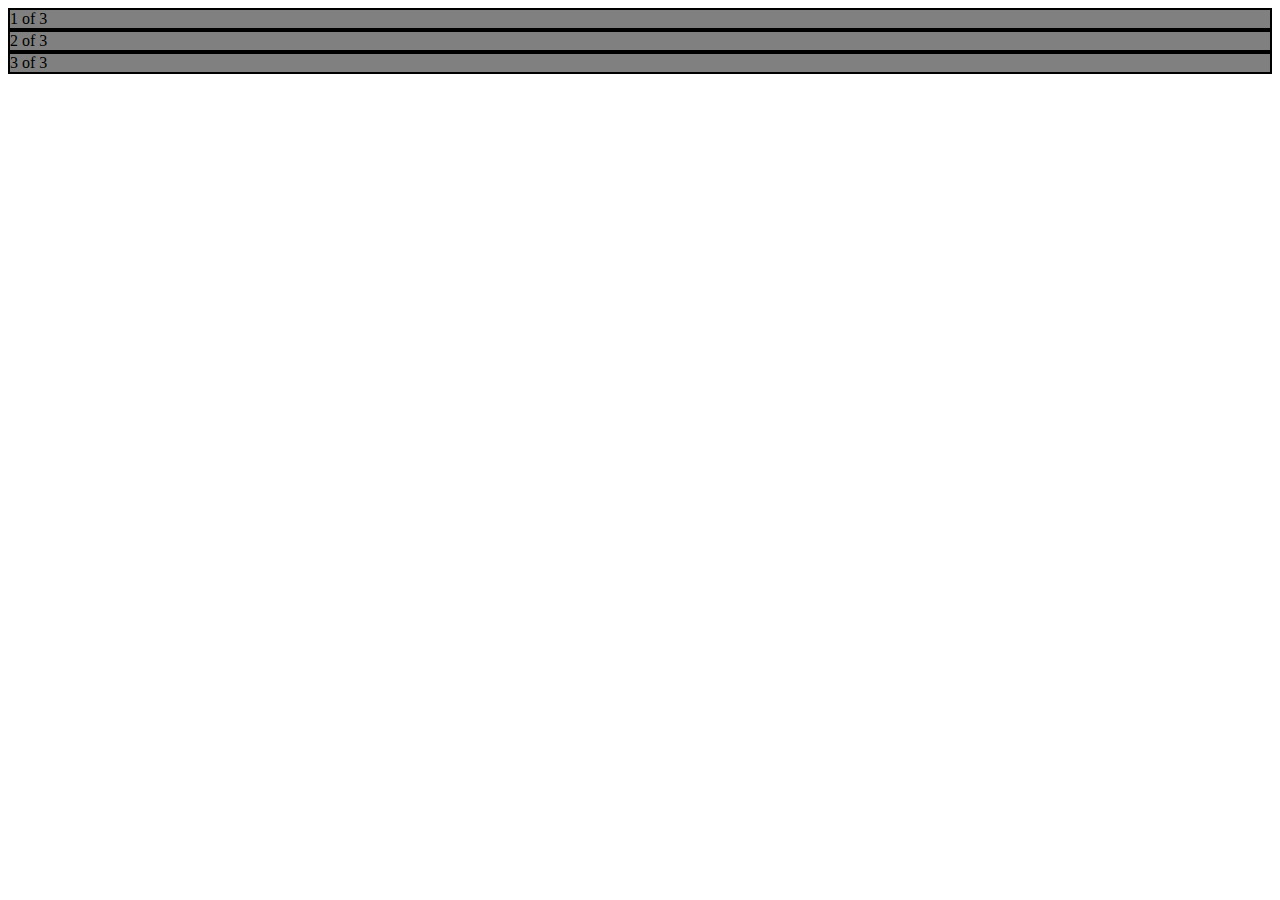
<file: bootstrap/index.html>
<!DOCTYPE html>
<html>
    <head>
        <title></title>
        <link href="https://cdn.jsdelivr.net/npm/bootstrap@5.2.3/dist/css/bootstrap.min.css" rel="stylesheet" integrity="sha384-rbsA2VBKQhggwzxH7pPCaAqO46MgnOM80zW1RWuH61DGLwZJEdK2Kadq2F9CUG65" crossorigin="anonymous">
        <link rel="stylesheet" type="text/css" href="style.css">
    </head>
    <body>

        <div class="container">
            <div class="row">
                <div class="col col-sm-6 col-md-12 col-lg-12">
                    1 of 3
                </div>
                <div class="col col-sm-3 col-md-6 col-lg-12">
                    2 of 3
                </div>
                <div class="col col-sm-3 col-md-6 col-lg-12">
                    3 of 3
                </div>
            </div>
        </div>

        <script src="https://cdn.jsdelivr.net/npm/bootstrap@5.2.3/dist/js/bootstrap.bundle.min.js" integrity="sha384-kenU1KFdBIe4zVF0s0G1M5b4hcpxyD9F7jL+jjXkk+Q2h455rYXK/7HAuoJl+0I4" crossorigin="anonymous"></script>
        <script src="https://cdn.jsdelivr.net/npm/@popperjs/core@2.11.6/dist/umd/popper.min.js" integrity="sha384-oBqDVmMz9ATKxIep9tiCxS/Z9fNfEXiDAYTujMAeBAsjFuCZSmKbSSUnQlmh/jp3" crossorigin="anonymous"></script>
        <script src="https://cdn.jsdelivr.net/npm/bootstrap@5.2.3/dist/js/bootstrap.min.js" integrity="sha384-cuYeSxntonz0PPNlHhBs68uyIAVpIIOZZ5JqeqvYYIcEL727kskC66kF92t6Xl2V" crossorigin="anonymous"></script>
    </body>
</html>
</file>
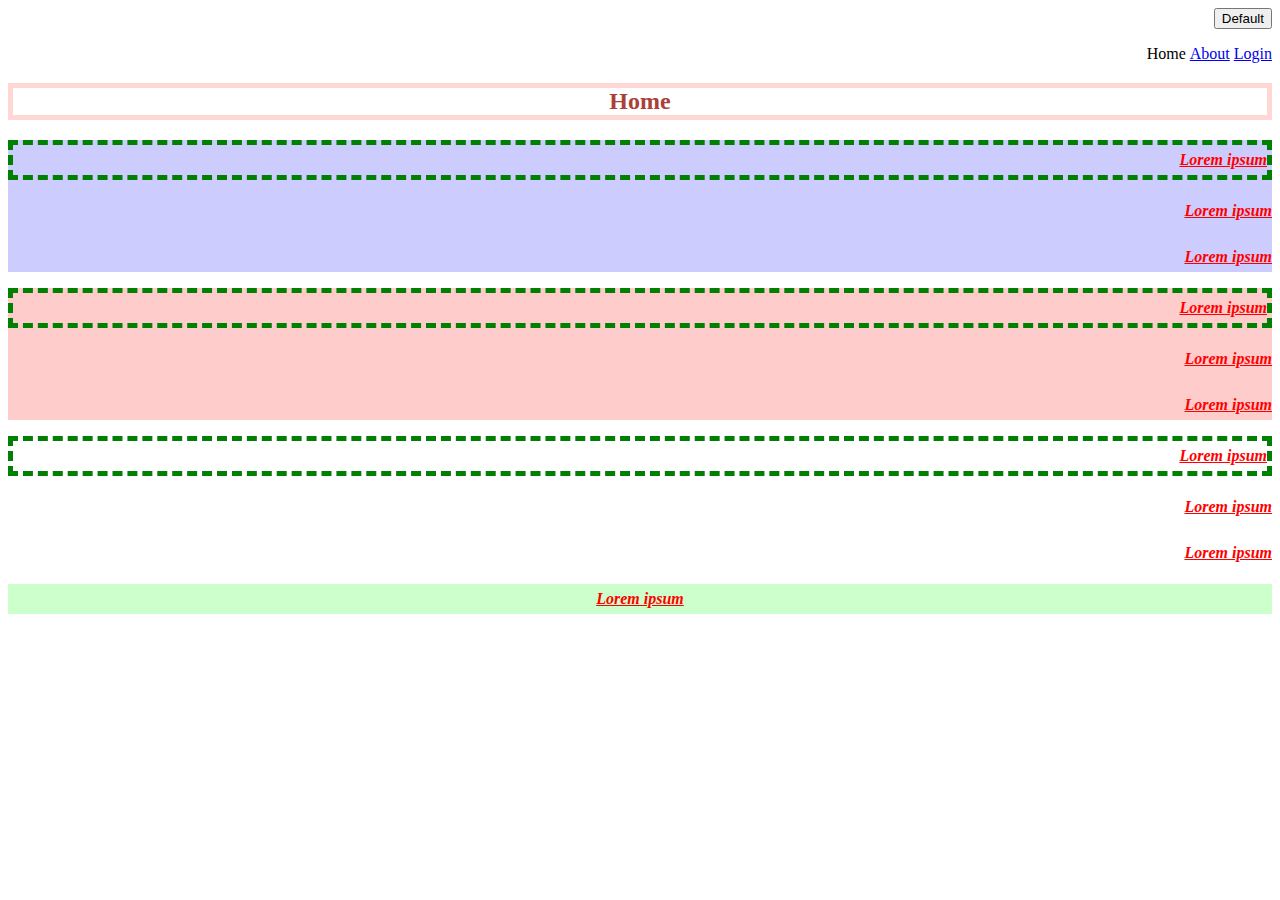
<file: css/index.html>
<!DOCTYPE html>
<html>
<head>
  <title>My first website!</title>
  <!-- rel = relation -->
  <link rel="stylesheet" type="text/css" href="style.css">
</head>
<body>
  <button class="btn btn-primary">Default</button>
  <header>
    <nav>
      <ul>
        <li>Home</li>
        <li><a href="about.html">About</a></li>
        <li><a href="login.html">Login</a></li>
      </ul>
    </nav>
  </header>
  <section>
    <h2>Home</h2>
    <div id="div1">
      <p class="webtext active">Lorem ipsum </p>
      <p class="webtext active">Lorem ipsum </p>
      <p class="webtext active">Lorem ipsum </p>
    </div>
    <div id="div2">
      <p class="webtext active">Lorem ipsum </p>
      <p class="webtext active">Lorem ipsum </p>
      <p class="webtext active">Lorem ipsum </p>
    </div>
    <div id="div3">
      <div id="hi">
        <p class="webtext active">Lorem ipsum </p>
        <p class="webtext active">Lorem ipsum </p>
        <p class="webtext active">Lorem ipsum </p>
      </div>
      <p class="webtext active">Lorem ipsum </p>
    </div>
  </section>
</body>
</html>
</file>
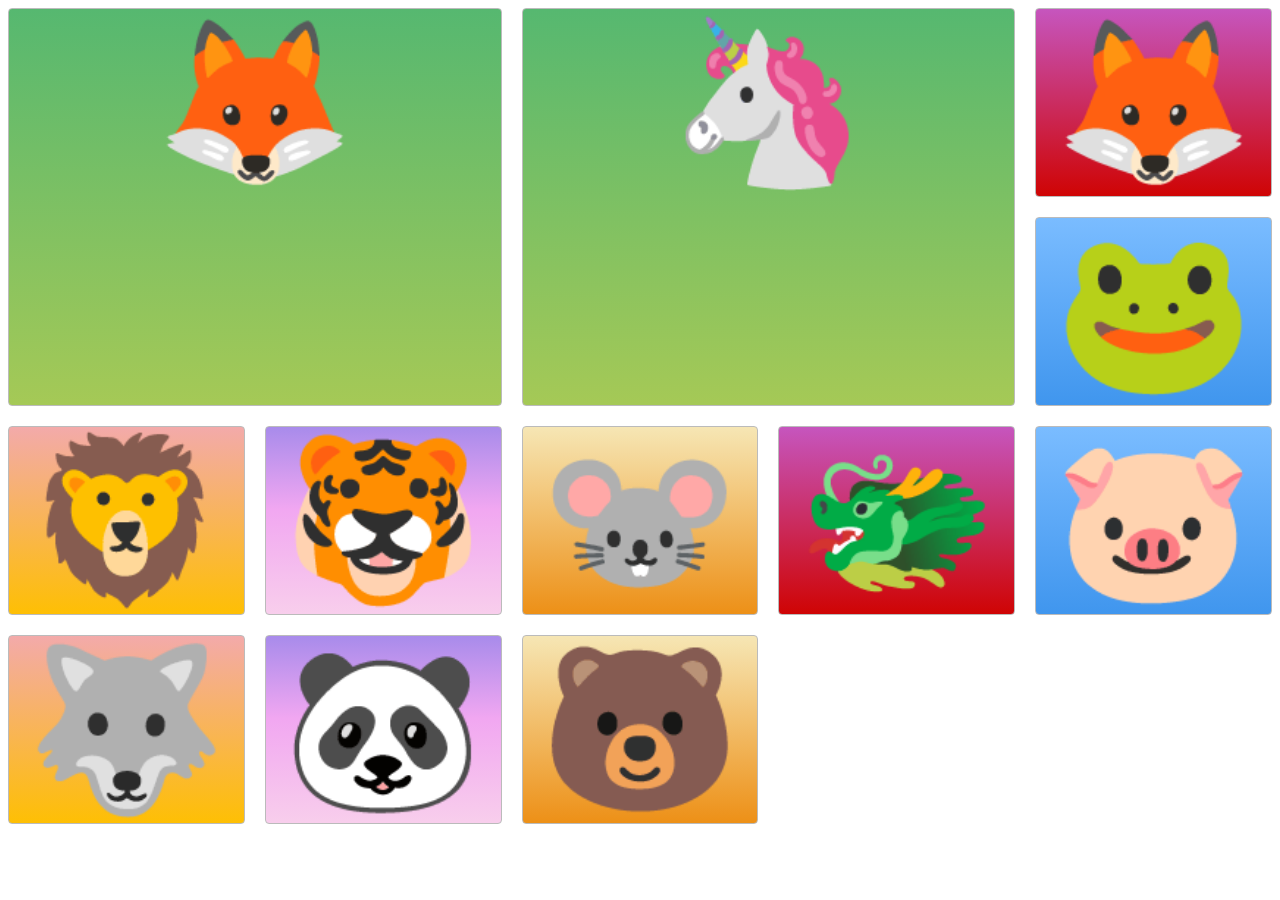
<file: grid_flexbox/index.html>
<!DOCTYPE html>
<html>
<head>
  <!-- the below meta tag is default in most modern browsers. however if you have an
  older browser, the emojis may not show up properly. In which case you need this meta
  tag. Read more here: https://teamtreehouse.com/community/meta-charsetutf8-what-does-this-mean-or-what-does-it-do-i-deleted-it-from-the-code-and-nothing-changed -->
  <meta charset="utf-8" >  
  <title>Grid Master</title>
  <link rel="stylesheet" type="text/css" href="./style.css">
</head>
<body>
  <div class="container">
    <div class="zone green">🦊</div>
    <div class="zone red">🦊</div>
    <div class="zone blue">🐸</div>
    <div class="zone yellow">🦁</div>
    <div class="zone purple">🐯</div>
    <div class="zone brown">🐭</div>
    <div class="zone green">🦄</div>
    <div class="zone red">🐲</div>
    <div class="zone blue">🐷</div>
    <div class="zone yellow">🐺</div>
    <div class="zone purple">🐼</div>
    <div class="zone brown">🐻</div>
  </div>
</body>
</html>
</file>
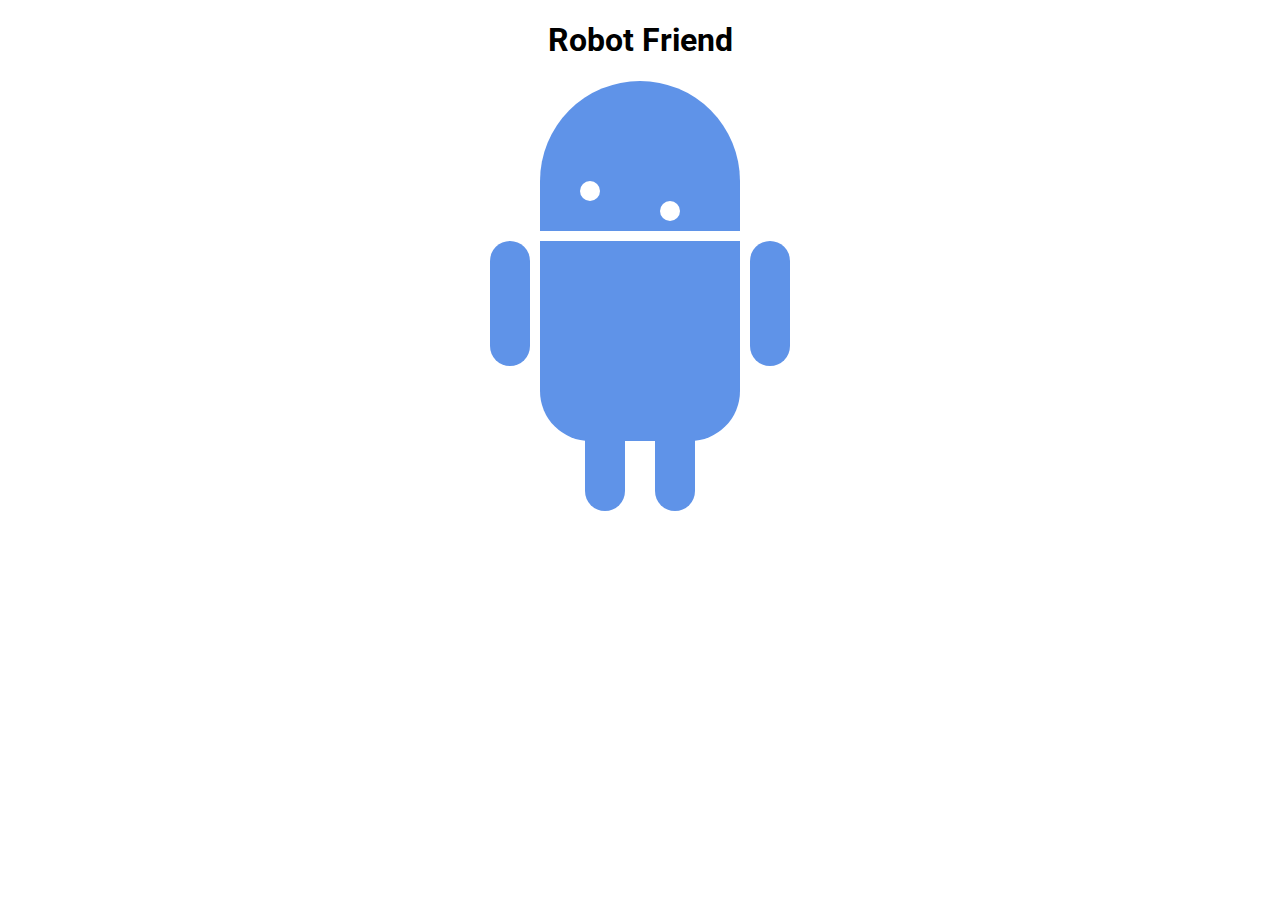
<file: robot/index.html>
<!DOCTYPE html>
<html>
<head>
	<title>RoboPage</title>
	<link rel="stylesheet" type="text/css" href="style.css">
	<link href="https://fonts.googleapis.com/css?family=Roboto" rel="stylesheet">
</head>
<body>
	<h1>Robot Friend</h1>
	<div class="robots">
		<div class="android"> 
			<div class="head"> 
				<div class="eyes"> 
					<div class="left_eye"></div> 
					<div class="right_eye"></div>
				</div> 
			</div> 
			<div class="upper_body"> 
				<div class="left_arm"></div> 
				<div class="torso"></div> 
				<div class="right_arm"></div> 
			</div> 
			<div class="lower_body"> 
				<div class="left_leg"></div> 
				<div class="right_leg"></div> 
			</div> 
		</div>
	</div>
</body>
</html>
</file>
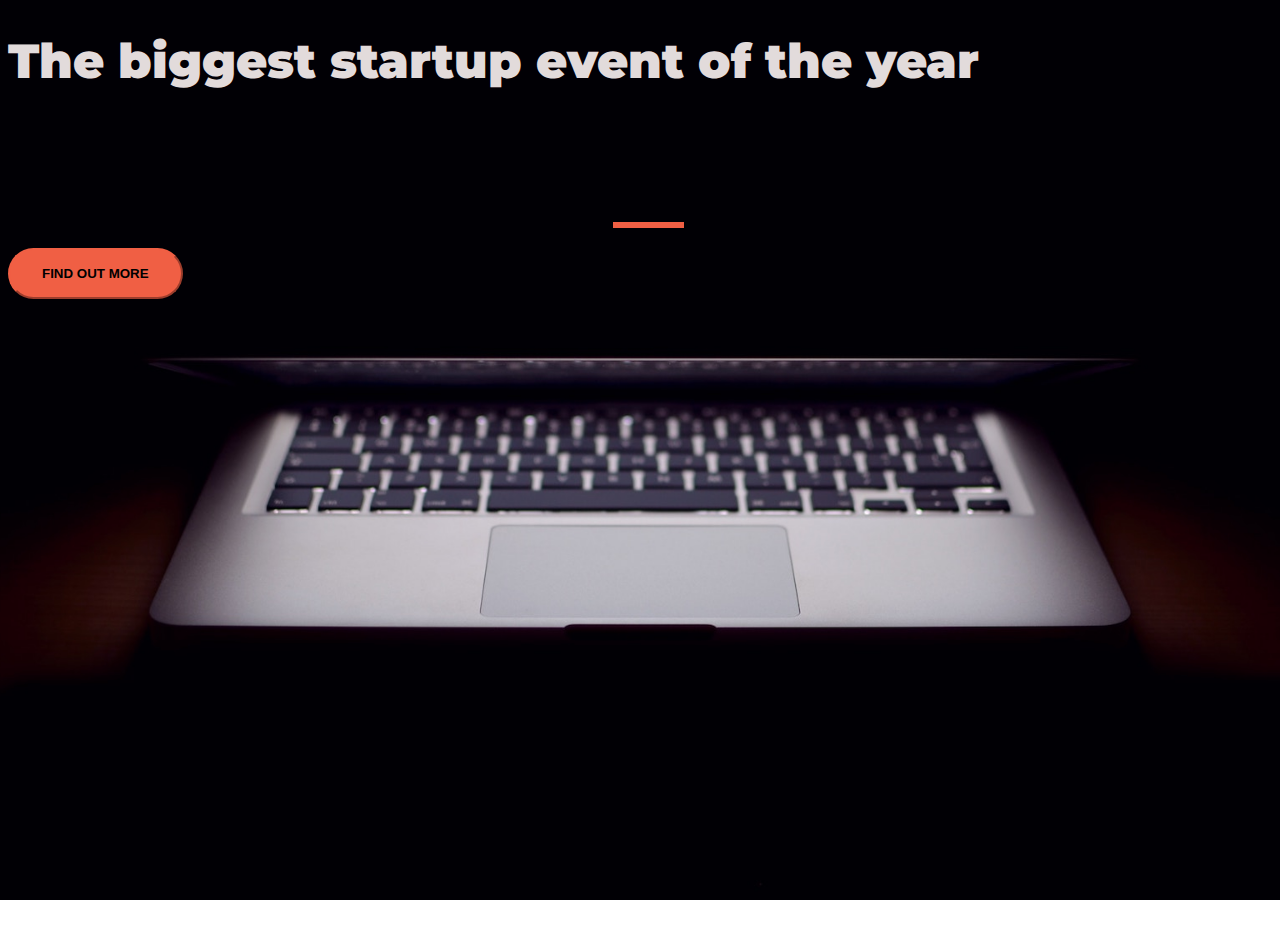
<file: startup-landingpage/index.html>
<!DOCTYPE html>
<html>
  <head>
    <title>Startup</title>
    <!-- Required meta tags -->
    <meta charset="utf-8">
    <meta name="viewport" content="width=device-width, initial-scale=1, shrink-to-fit=no">
    <!-- Google Fonts -->
    <link href="https://fonts.googleapis.com/css?family=Montserrat" rel="stylesheet">

    <!-- Note that the below Bootstrap file is a specific version. If you grab the most
    current from Bootstrap website, you will see the button grow transition being a lot faster
    than in my video.  Use whichever style sheet you like best! -->
    <!-- Bootstrap CSS from a CDN. This way you don't have to include the bootstrap file yourself -->
<!-- CSS only -->
    <link href="https://cdn.jsdelivr.net/npm/bootstrap@5.2.1/dist/css/bootstrap.min.css" rel="stylesheet" integrity="sha384-iYQeCzEYFbKjA/T2uDLTpkwGzCiq6soy8tYaI1GyVh/UjpbCx/TYkiZhlZB6+fzT" crossorigin="anonymous">    <!-- My own stylesheet -->
    <link rel="stylesheet" type="text/css" href="style.css">
  </head>
  <body>
    <div class="container d-flex align-items-center h-100">
      <div class="row">
        <header class="text-center col-12">
          <h1 class="text-uppercase"><strong>The biggest startup event of the year</strong></h1>
        </header>
        <div class="buffer col-12"></div>
        <section class="text-center col-12">
          <hr>
          <button class="btn btn-primary btn-xl">Find out more</button>
        </section>
      </div>
    </div>
  </body>
</html>
</file>
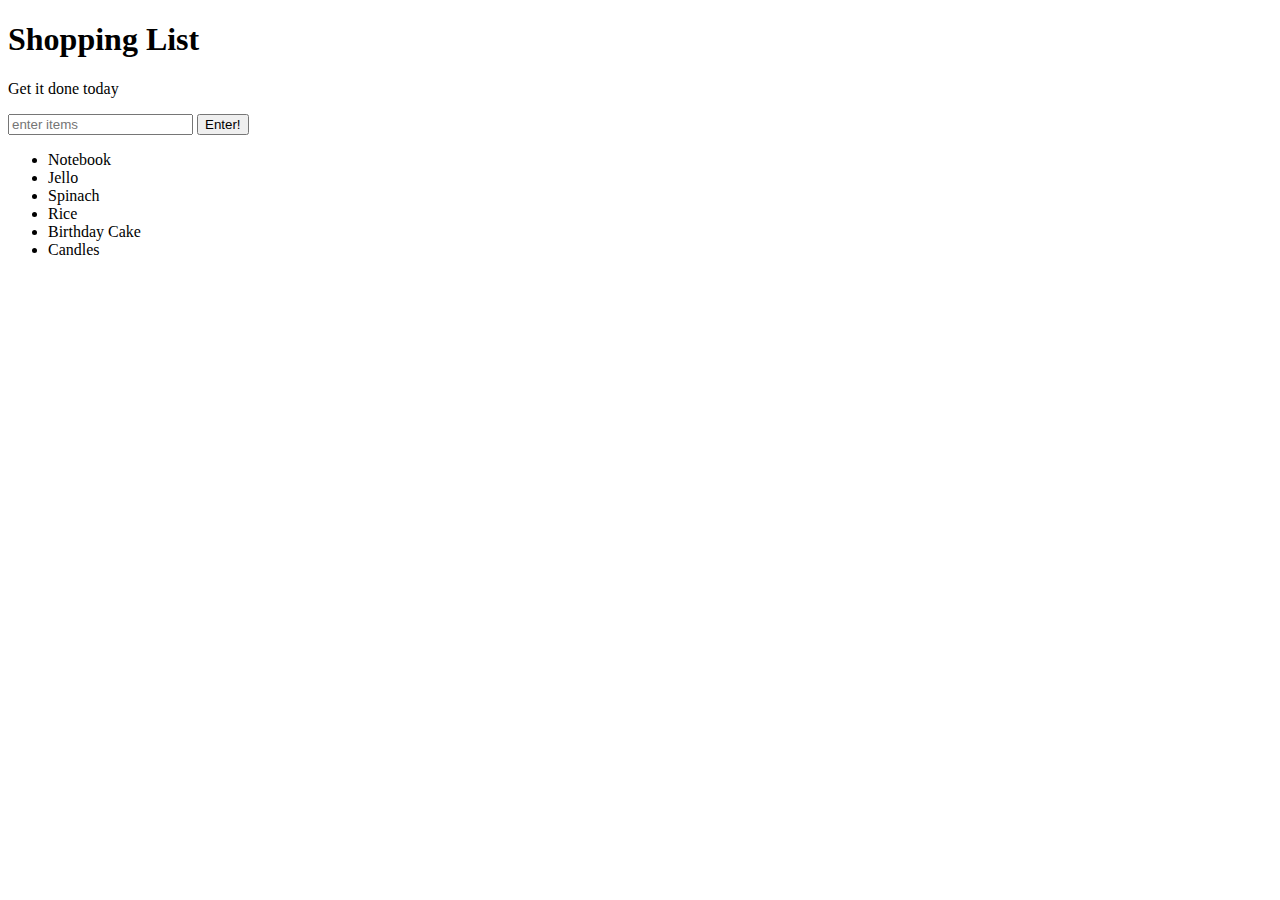
<file: javascript/DOM Manipulation/index.html>
<!DOCTYPE html>
<html>
    <head>
        <title>Javascript + DOM</title>
        <!-- <link rel="stylesheet" type="text/css" href="style.css"> -->
    </head>
    <body>
        <h1>Shopping List</h1>
        <p id="first">Get it done today</p>
        <input id="userinput" type="text" placeholder="enter items">
        <button id="enter">Enter!</button>
        <ul>
            <li class="bold red" random="23">Notebook</li>
            <li>Jello</li>
            <li>Spinach</li>
            <li>Rice</li>
            <li>Birthday Cake</li>
            <li>Candles</li>
        </ul>
        <script type="text/javascript" src="script.js"></script>
    </body>
</html>
</file>
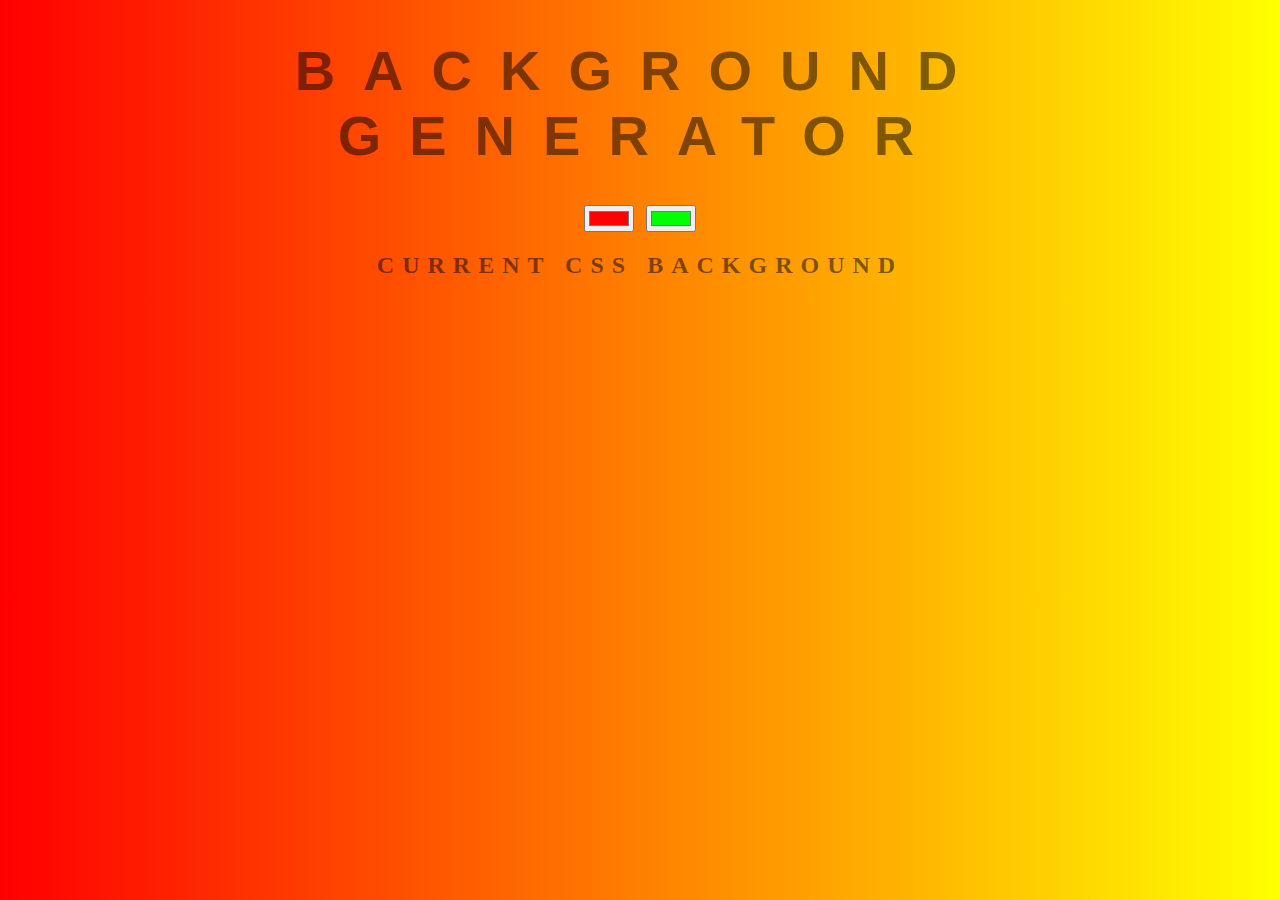
<file: javascript/DOM Manipulation/background-generator/index.html>
<!DOCTYPE html>
<html>
    <head>
        <title>Gradient Background</title>
        <link rel="stylesheet" type="text/css" href="style.css">
    </head>
    <body id="gradient">
        <h1>Background Generator</h1>
        <input class="color1" type="color" name="color1" value="#ff0000">
        <input class="color2" type="color" name="color2" value="#00ff00">
        <h2>Current CSS Background</h2>
        <h3></h3>
        <script type="text/javascript" src="script.js"></script>
    </body>
</html>
</file>
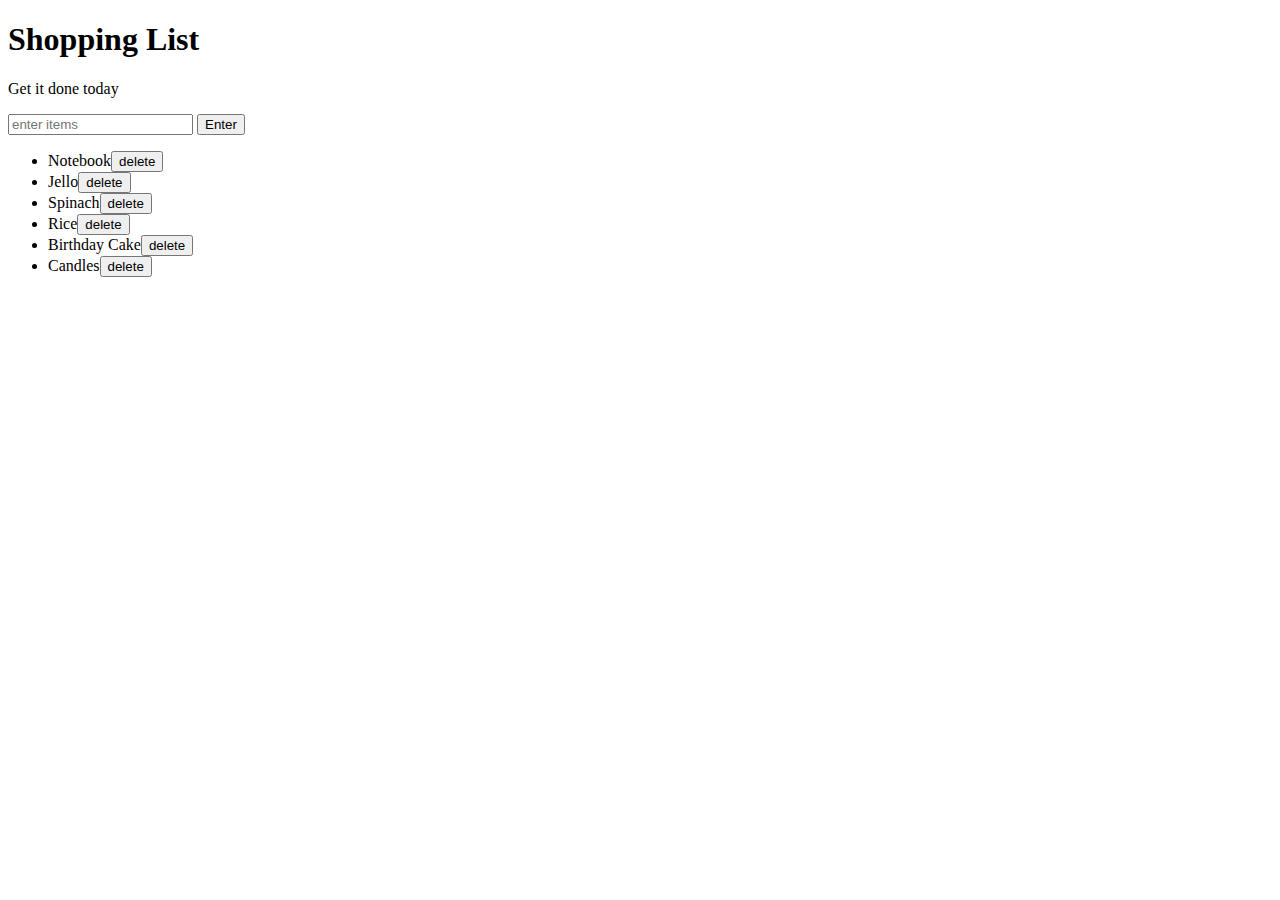
<file: javascript/DOM Manipulation/domevent/index.html>
<!DOCTYPE html>
<html>
<head>
	<title>Javascript + DOM</title>
	<link rel="stylesheet" type="text/css" href="style.css">
</head>
<body>
	<h1>Shopping List</h1>
	<p id="first">Get it done today</p>
	<input id="userinput" type="text" placeholder="enter items">
	<button id="enter">Enter</button>
	<ul>
		<li class="bold red" random="23">Notebook<button class="delete">delete</button></li>
		<li>Jello<button class="delete">delete</button></li>
		<li>Spinach<button class="delete">delete</button></li>
		<li>Rice<button class="delete">delete</button></li>
		<li>Birthday Cake<button class="delete">delete</button></li>
		<li>Candles<button class="delete">delete</button></li>
	</ul>
	<script type="text/javascript" src="script.js"></script>
</body>
</html>
</file>
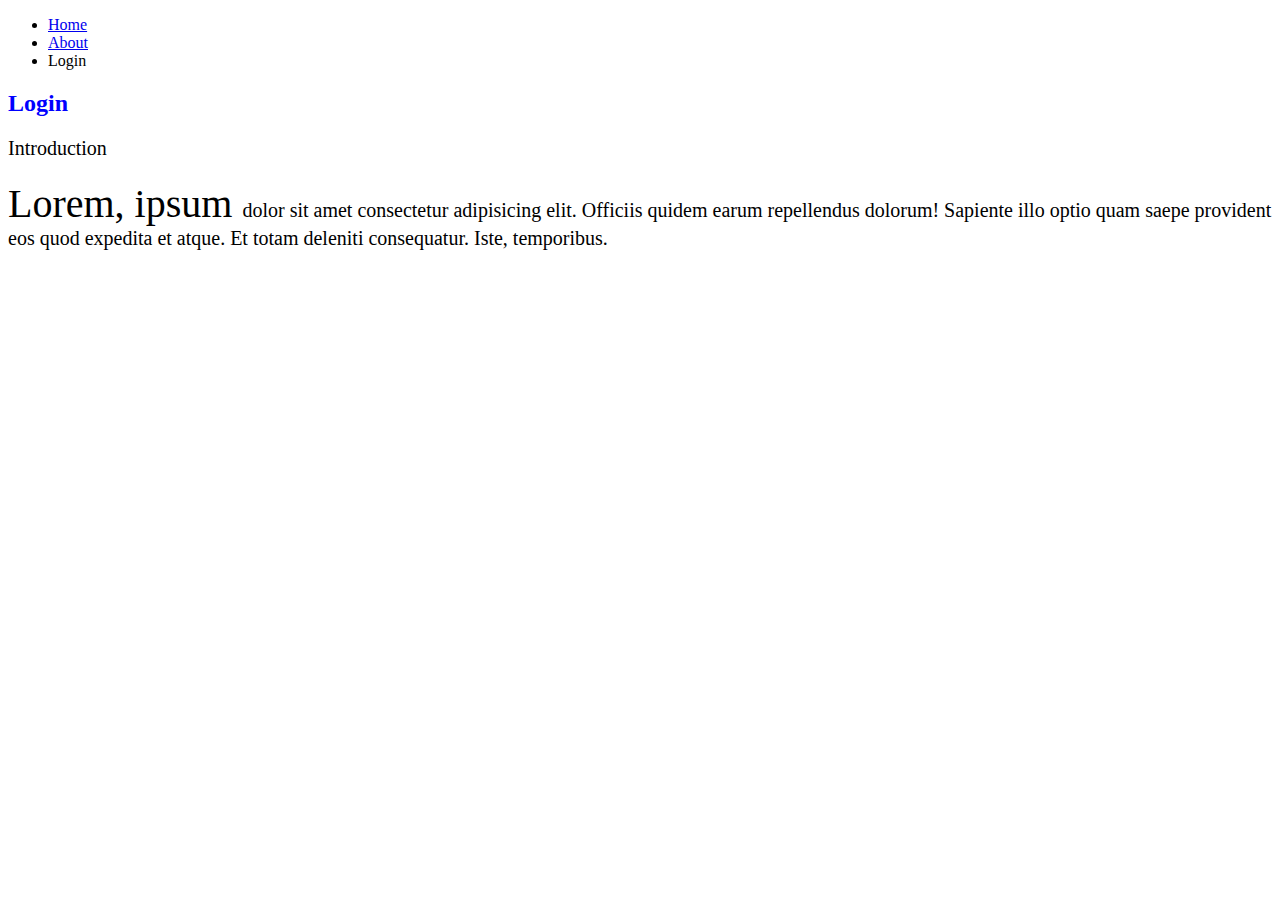
<file: css/login.html>
<!DOCTYPE html>
<html>
<head>
  <title>My first website!</title>
  <link rel="stylesheet" type="text/css" href="style2.css">
</head>
<body>
  <header>
    <nav>
      <!-- <ul style="background-color: red; color:yellow"> -->
      <ul>
        <li><a href="index.html">Home</a></li>
        <li><a href="about.html">About</a></li>
        <li>Login</li>
      </ul>
    </nav>
  </header>
  <section>
    <h2>Login</h2>
    <!-- <div class="boxmodel">A</div>
    <div class="boxmodel">A</div>
    <div class="boxmodel">A</div> -->
    <p>Introduction</p>
    <p> <span>Lorem, ipsum </span> dolor sit amet consectetur adipisicing elit. Officiis quidem earum repellendus dolorum! Sapiente illo optio quam saepe provident eos quod expedita et atque. Et totam deleniti consequatur. Iste, temporibus.</p>
  </section>
</body>
</html>
</file>
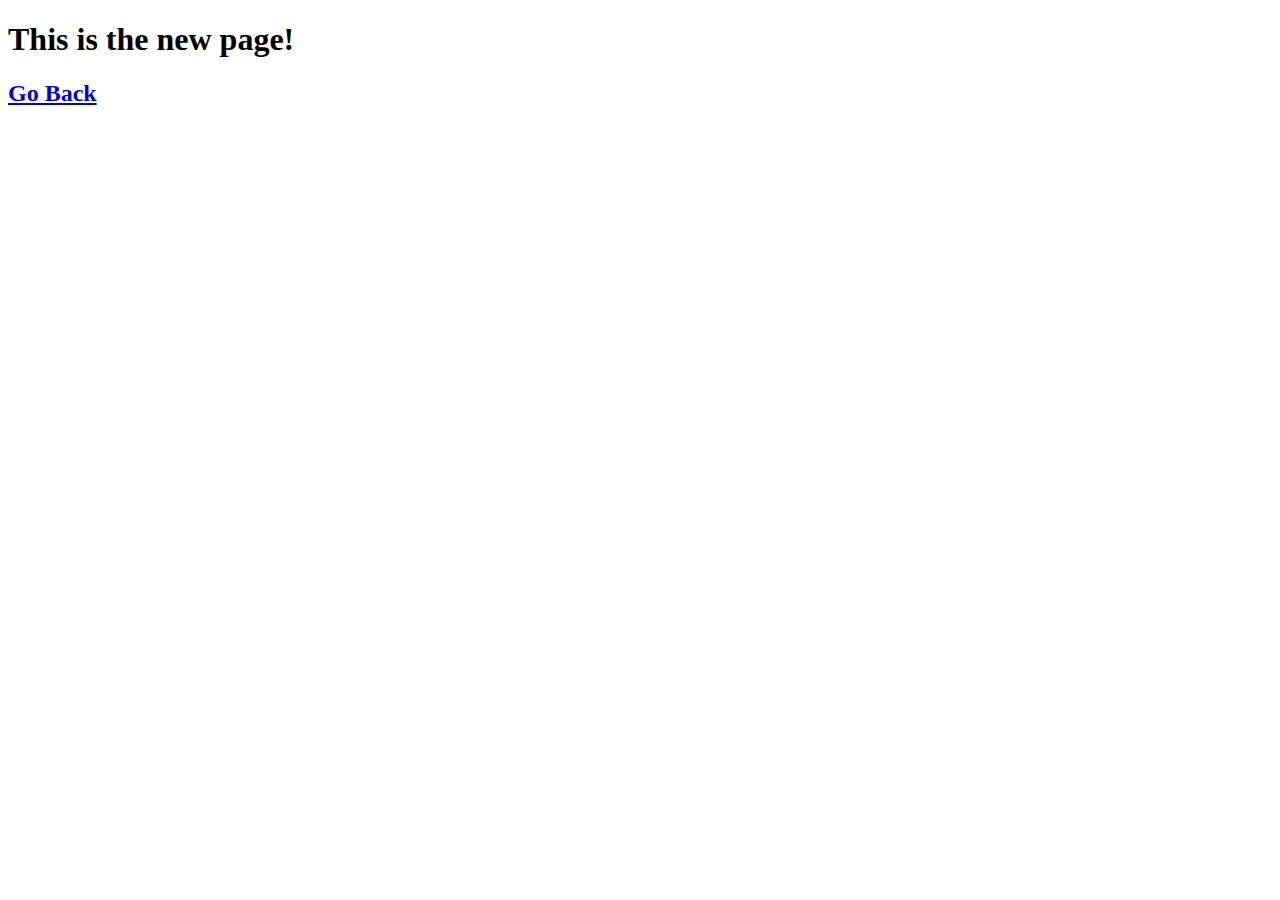
<file: html/newpage.html>
<!DOCTYPE html>
<html>
    <head>
        <title>New Page</title>
    </head>
    <body>
        <h1>This is the new page!</h1>
        <a href="index.html">
            <h2>Go Back</h2>
        </a>
    </body>
</html>
</file>
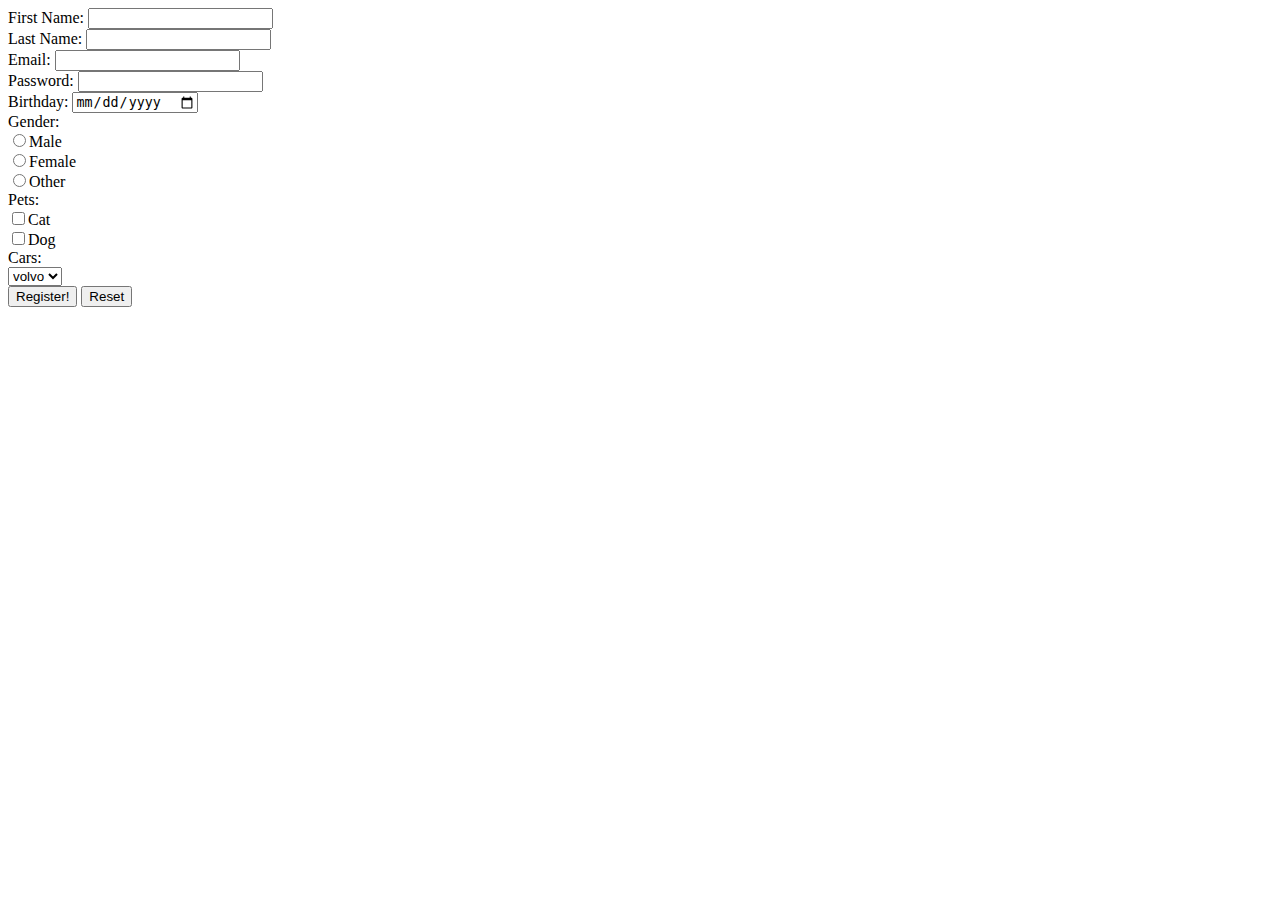
<file: html/register.html>
<!DOCTYPE html>
<html>
    <head>
        <title>Register</title>
    </head>
    <body>
        <!-- Inline element, like div but only in line -->
        <span></span>
        <!-- div is used To divide content and add style for css -->
        <div>
            <!-- Use POST (can be see in url), not GET (more safe)-->
            <form method="post">
                First Name: <input type="text" name="firstname"><br>
                Last Name: <input type="text" name="lastname"><br>
                Email: <input type="email" name="email" required><br>
                Password: <input type="password" min="5" name="password"><br>
                Birthday: <input type="date" name="birthday"><br>
                Gender:<br>
                    <input type="radio" name="gender" value="male">Male<br>
                    <input type="radio" name="gender" value="female">Female<br>
                    <input type="radio" name="gender" value="other">Other<br>
                Pets:<br>
                    <input type="checkbox" name="cat">Cat<br>
                    <input type="checkbox" name="dog">Dog<br>
                Cars:<br>
                    <select name="cars">
                        <option value="volvo">volvo</option>
                        <option value="audi">audi</option>
                        <option value="bmw">bmw</option>
                    </select><br>
                <input type="submit" value="Register!">
                <input type="reset">
            </form>
        </div>
    </body>
</html>
</file>
<file: bootstrap/style.css>
.col {
    background-color: grey;
    border: 2px solid black;
}
</file>
<file: css/style.css>
/* Selector {
    Property: value;
} */

* {
    text-align: right;
}

body {
 /* background-image: url(); 
 background-size: cover; */
}

h2 {
    color: #AA4139;
    text-align: center;
    border: 5px solid rgba(255,176,170,0.5);
    cursor: pointer;
}

p {
    color: pink;
}

p {
    color: green;
    text-decoration: underline;
    line-height: 30px;
    font-style: italic;
    font-weight: bold;
    font-size: 100%;
    font-family: Georgia, 'Times New Roman', Times, serif;
}

img {
    float: left;
}

footer {
    clear: both;
    text-align: center;
}

li {
    list-style: none;
    display: inline-block; 
}

.webtext:first-child {
    border: 5px dashed green;
}

.active {
    color: red;
}

#div1 {
    background: rgba(0,0,255,0.2);
}

#div2 {
    background: rgba(255,0,0,0.2);
}

#div3 > p{
    text-align: left;
    background: rgba(0,255,0,0.2);
}

#hi + p {
    text-align: center;
}
</file>
<file: grid_flexbox/style.css>
/* https://cssgridgarden.com/ */

.container {
    display: grid;
    gap: 20px;
    /* grid-template-columns: auto 1fr 2fr; */
    grid-template-columns: repeat(auto-fill, minmax(200px,1fr));
    grid-template-rows: 1fr;
    /* justify-items: end; strect is default, justify is row  */
    /* align-items: start; align items is column */
}

.green {
    grid-column: span 2;
    grid-row: 1/3;
    /* justify-self: center; */
    /* align-self: flex-end; */
}

.zone {
    cursor:pointer;
    /* display:inline-block; */
    text-align: center;
    font-size:10em;
    border-radius:4px;
    border:1px solid #bbb;
    transition: all 0.3s linear;
}

.zone:hover {
    -webkit-box-shadow:rgba(0,0,0,0.8) 0px 5px 15px, inset rgba(0,0,0,0.15) 0px -10px 20px;
    -moz-box-shadow:rgba(0,0,0,0.8) 0px 5px 15px, inset rgba(0,0,0,0.15) 0px -10px 20px;
    -o-box-shadow:rgba(0,0,0,0.8) 0px 5px 15px, inset rgba(0,0,0,0.15) 0px -10px 20px;
    box-shadow:rgba(0,0,0,0.8) 0px 5px 15px, inset rgba(0,0,0,0.15) 0px -10px 20px;
}


/*https://paulund.co.uk/how-to-create-shiny-css-buttons*/
/***********************************************************************
 *  Green Background
 **********************************************************************/
.green{
    background: #56B870; /* Old browsers */
    background: -moz-linear-gradient(top, #56B870 0%, #a5c956 100%); /* FF3.6+ */
    background: -webkit-gradient(linear, left top, left bottom, color-stop(0%,#56B870), color-stop(100%,#a5c956)); /* Chrome,Safari4+ */
    background: -webkit-linear-gradient(top, #56B870 0%,#a5c956 100%); /* Chrome10+,Safari5.1+ */
    background: -o-linear-gradient(top, #56B870 0%,#a5c956 100%); /* Opera 11.10+ */
    background: -ms-linear-gradient(top, #56B870 0%,#a5c956 100%); /* IE10+ */
    background: linear-gradient(top, #56B870 0%,#a5c956 100%); /* W3C */
}

/***********************************************************************
 *  Red Background
 **********************************************************************/
.red{
    background: #C655BE; /* Old browsers */
    background: -moz-linear-gradient(top, #C655BE 0%, #cf0404 100%); /* FF3.6+ */
    background: -webkit-gradient(linear, left top, left bottom, color-stop(0%,#C655BE), color-stop(100%,#cf0404)); /* Chrome,Safari4+ */
    background: -webkit-linear-gradient(top, #C655BE 0%,#cf0404 100%); /* Chrome10+,Safari5.1+ */
    background: -o-linear-gradient(top, #C655BE 0%,#cf0404 100%); /* Opera 11.10+ */
    background: -ms-linear-gradient(top, #C655BE 0%,#cf0404 100%); /* IE10+ */
    background: linear-gradient(top, #C655BE 0%,#cf0404 100%); /* W3C */
}

/***********************************************************************
 *  Yellow Background
 **********************************************************************/
.yellow{
    background: #F3AAAA; /* Old browsers */
    background: -moz-linear-gradient(top, #F3AAAA 0%, #febf04 100%); /* FF3.6+ */
    background: -webkit-gradient(linear, left top, left bottom, color-stop(0%,#F3AAAA), color-stop(100%,#febf04)); /* Chrome,Safari4+ */
    background: -webkit-linear-gradient(top, #F3AAAA 0%,#febf04 100%); /* Chrome10+,Safari5.1+ */
    background: -o-linear-gradient(top, #F3AAAA 0%,#febf04 100%); /* Opera 11.10+ */
    background: -ms-linear-gradient(top, #F3AAAA 0%,#febf04 100%); /* IE10+ */
    background: linear-gradient(top, #F3AAAA 0%,#febf04 100%); /* W3C */
}

/***********************************************************************
 *  Blue Background
 **********************************************************************/
.blue{
    background: #7abcff; /* Old browsers */
    background: -moz-linear-gradient(top, #7abcff 0%, #60abf8 44%, #4096ee 100%); /* FF3.6+ */
    background: -webkit-gradient(linear, left top, left bottom, color-stop(0%,#7abcff), color-stop(44%,#60abf8), color-stop(100%,#4096ee)); /* Chrome,Safari4+ */
    background: -webkit-linear-gradient(top, #7abcff 0%,#60abf8 44%,#4096ee 100%); /* Chrome10+,Safari5.1+ */
    background: -o-linear-gradient(top, #7abcff 0%,#60abf8 44%,#4096ee 100%); /* Opera 11.10+ */
    background: -ms-linear-gradient(top, #7abcff 0%,#60abf8 44%,#4096ee 100%); /* IE10+ */
    background: linear-gradient(top, #7abcff 0%,#60abf8 44%,#4096ee 100%); /* W3C */
}

/***********************************************************************
 *  Purple Background
 **********************************************************************/
.purple {
    background: #A88BEB; /* Old browsers */
    background: -moz-linear-gradient(top, #A88BEB 0%, #F1A7F1 44%, #F8CEEC 100%); /* FF3.6+ */
    background: -webkit-gradient(linear, left top, left bottom, color-stop(0%,#A88BEB), color-stop(44%,#F1A7F1), color-stop(100%,#F8CEEC)); /* Chrome,Safari4+ */
    background: -webkit-linear-gradient(top, #A88BEB 0%,#F1A7F1 44%,#F8CEEC 100%); /* Chrome10+,Safari5.1+ */
    background: -o-linear-gradient(top, #A88BEB 0%,#F1A7F1 44%,#F8CEEC 100%); /* Opera 11.10+ */
    background: -ms-linear-gradient(top, #A88BEB 0%,#F1A7F1 44%,#F8CEEC 100%); /* IE10+ */
    background: linear-gradient(top, #A88BEB 0%,#F1A7F1 44%,#F8CEEC 100%); /* W3C */
}

/***********************************************************************
 *  Brown Background
 **********************************************************************/
.brown {
    background: #f6e6b4; /* Old browsers */
    background: -moz-linear-gradient(top, #f6e6b4 0%, #ed9017 100%); /* FF3.6+ */
    background: -webkit-gradient(linear, left top, left bottom, color-stop(0%,#f6e6b4), color-stop(100%,#ed9017)); /* Chrome,Safari4+ */
    background: -webkit-linear-gradient(top, #f6e6b4 0%,#ed9017 100%); /* Chrome10+,Safari5.1+ */
    background: -o-linear-gradient(top, #f6e6b4 0%,#ed9017 100%); /* Opera 11.10+ */
    background: -ms-linear-gradient(top, #f6e6b4 0%,#ed9017 100%); /* IE10+ */
    background: linear-gradient(top, #f6e6b4 0%,#ed9017 100%); /* W3C */
    filter: progid:DXImageTransform.Microsoft.gradient( startColorstr='#f6e6b4', endColorstr='#ed9017',GradientType=0 ); /* IE6-9 */
}
</file>
<file: robot/style.css>
h1 {
	text-align: center;
	font-family: 'Roboto', sans-serif;
}

.robots {
	flex-wrap: wrap;
	display: flex;
	justify-content: center;
}

.head, 
.left_arm, 
.torso, 
.right_arm, 
.left_leg, 
.right_leg {
	 background-color: #5f93e8;
}

.head { 
	width: 200px; 
	margin: 0 auto; 
	height: 150px; 
	border-radius: 200px 200px 0 0; 
	margin-bottom: 10px;
} 

.eyes {
	
}

.head:hover {
	width: 300px;
    transition: 1s ease-in-out;
}

.upper_body { 
	width: 300px; 
	height: 150px;
	display: flex;
	/* margin: 0 auto; */
	/* justify-content: center; */
} 

.left_arm, .right_arm { 
	width: 40px; 
	height: 125px;
	border-radius: 100px;
	transition: all 0.5s; 
} 

.left_arm { 
	margin-right: 10px; 
} 

.left_arm:hover {
	transform: scale(1.5) rotate(45deg) translateX(15px) translateY(30px); 
}

.right_arm { 
	margin-left: 10px;
} 

.right_arm:hover {
	transform: scale(1.5) rotate(-135deg) translateX(20px) translateY(30px); 
}

.torso { 
	width: 200px; 
	height: 200px;
	border-radius: 0 0 50px 50px; 
} 

.lower_body { 
	width: 200px; 
	height: 200px;
	/* This is another useful property. Hmm what do you think it does?*/
	margin: 0 auto;
	display: flex;

} 

.left_leg, .right_leg { 
	width: 40px; 
	height: 120px;
	border-radius: 0 0 100px 100px; 
} 

.left_leg { 
	margin-left: 45px; 
} 

.left_leg:hover {
	-webkit-transform: rotate(20deg);
    -moz-transform: rotate(20deg);
    -o-transform: rotate(20deg);
    -ms-transform: rotate(20deg);
    transform: rotate(20deg);
}

.right_leg { 
	margin-left: 30px; 
}

.left_eye, .right_eye { 
	width: 20px; 
	height: 20px; 
	border-radius: 15px; 
	background-color: white;  
} 

.left_eye { 
	/* These properties are new and you haven't encountered
	in this course. Check out CSS Tricks to see what it does! */
	position: relative; 
	top: 100px; 
	left: 40px; 
} 

.right_eye { 
	position: relative; 
	top: 100px; 
	left: 120px; 
}
</file>
<file: startup-landingpage/style.css>
body,
html {
  width: 100%;
  height: 100%;
  font-family: 'Montserrat', sans-serif;
  background: url(header.jpg) no-repeat center center fixed;
  background-size: cover;
}

h1{
  font-size: 3rem;
  color: #e2dbdb;
}

.btn {
  font-weight: 700;
  border-radius: 300px;
  text-transform: uppercase;
}

.btn-primary{
  background-color: #F05F44;
  border-color: #F05F44;
  --bs-btn-hover-bg: #ee4b08;	
  --bs-btn-hover-border-color: #ee4b08;
}

.btn-primary:hover {
  /* Bootstrap button docs as of v5.2.0+ has a new update
  background-color: #ee4b08;
  border-color: #ee4b08; */
  border-width: 4px;
}

.btn-xl {
  padding: 1rem 2rem;
}

.buffer {
  height: 5rem;
}

hr {
  margin: 20px auto;
  color: #F05F44;
  border: 3px solid #F05F44;
  max-width: 65px;
  opacity: 1;  
}
</file>
<file: javascript/DOM Manipulation/background-generator/style.css>
body{
    font: 'Raleway', sans-serif;
    color: rgba(0, 0, 0, .5);
    text-align: center;
    text-transform: uppercase;
    letter-spacing: .5em;
    top: 15%;
    background: linear-gradient(to right, red, yellow);
}

h1{
    font: 600 3.5em 'Raleway', sans-serif;
    color: rgba(0, 0, 0, .5);
    text-align: center;
    text-transform: uppercase;
    letter-spacing: .5em;
    width: 100%;
}

h3{
    font: 900 1em 'Raleway', sans-serif;
    color: rgba(0, 0, 0, .5);
    text-align: center;
    text-transform: none;
    letter-spacing: 0.01em;
}
</file>
<file: javascript/DOM Manipulation/domevent/style.css>
.coolTitle {
  text-align: center;
  font-family: 'Oswald', Helvetica, sans-serif;
  font-size: 40px;
  transform: skewY(-10deg);
  letter-spacing: 4px;
  word-spacing: -8px;
  color: tomato;
  text-shadow: 
    -1px -1px 0 firebrick,
    -2px -2px 0 firebrick,
    -3px -3px 0 firebrick,
    -4px -4px 0 firebrick,
    -5px -5px 0 firebrick,
    -6px -6px 0 firebrick,
    -7px -7px 0 firebrick,
    -8px -8px 0 firebrick,
    -30px 20px 40px dimgrey;
}

.done {
  text-decoration: line-through;
}
</file>
<file: css/style2.css>
/* .boxmodel{
    border: 5px solid red;
    display: inline-block;
    padding: 5px 20px;
    margin: 0px 20px;
    width: 33px;
    height: 55px;
} */

h2 {
    color: blue;
}

p {
    font-size: 20px;
}

span {
    font-size: 2em; /*2 times containing element = 20px*/
}
</file>
